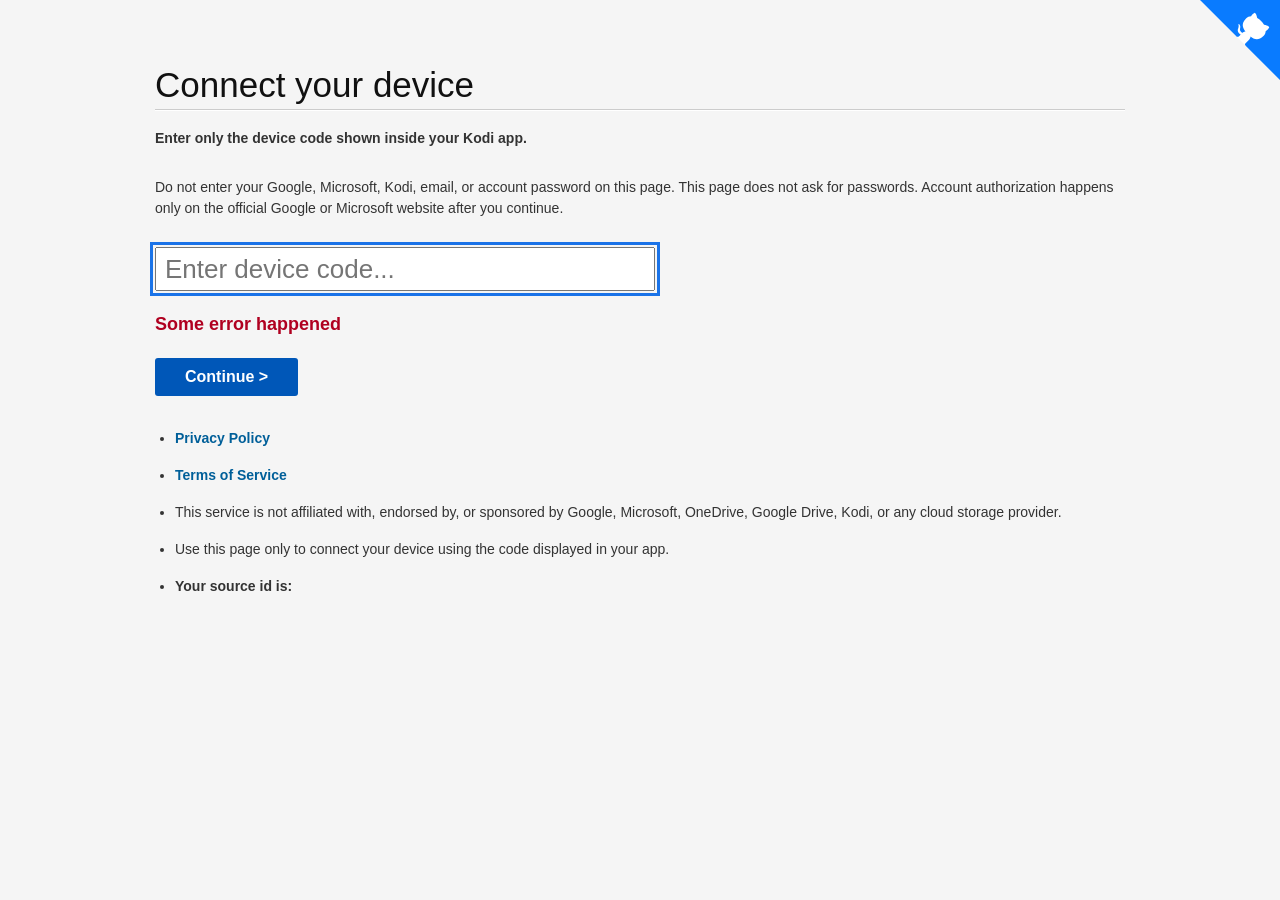
<file: src/main/resources/templates/index.html>
<!DOCTYPE html>
<html lang="en" xmlns:th="http://www.thymeleaf.org">
<head>
	<meta charset="utf-8"/>
	<meta http-equiv="X-UA-Compatible" content="IE=edge,chrome=1"/>
	<meta name="viewport" content="width=device-width, initial-scale=1"/>
	<meta name="description" content="Connect your device securely using the temporary code shown inside your Kodi app."/>

	<meta name="google-site-verification" content="LXJecqW73UwDJ2KkfDMtuKTNM8zejv21CRvNbBbtC_4"/>
	<meta name="google-site-verification" content="702C0vVo01TyBrYImtzMoq3QzCZvt6RZ_caDF7HEL-8"/>

	<title>Connect your device</title>

	<link rel="stylesheet" type="text/css" href="../static/css/core.css" th:href="@{/css/core.css}"/>
</head>
<body>
	<main class="container">
		<h1>Connect your device</h1>

		<p style="font-weight: bold;">
			Enter only the device code shown inside your Kodi app.
		</p>

		<p>
			Do not enter your Google, Microsoft, Kodi, email, or account password on this page.
			This page does not ask for passwords. Account authorization happens only on the official
			Google or Microsoft website after you continue.
		</p>

		<form action="index.html" th:action="@{/authorize}" method="post" autocomplete="off">
			<input
				name="pin"
				class="input-code"
				th:placeholder="#{pin.placeholder}"
				placeholder="Enter device code..."
				autocomplete="one-time-code"
				inputmode="text"
				autofocus
			/>

			<div class="v-spacer"></div>

			<div th:if="${errorMessage}">
				<span class="error" th:text="#{${errorMessage}}">Some error happened</span>
				<div class="v-spacer"></div>
			</div>

			<div>
				<button type="submit" class="nav-button">Continue &gt;</button>
			</div>
		</form>

		<ul class="info-list">
			<li>
				<b>
					<a th:href="@{/privacypolicy}" href="privacypolicy">
						Privacy Policy
					</a>
				</b>
			</li>

			<li>
				<b>
					<a th:href="@{/terms}" href="terms">
						Terms of Service
					</a>
				</b>
			</li>

			<li>
				This service is not affiliated with, endorsed by, or sponsored by Google, Microsoft,
				OneDrive, Google Drive, Kodi, or any cloud storage provider.
			</li>

			<li>
				Use this page only to connect your device using the code displayed in your app.
			</li>

			<li style="font-weight: bold;" th:utext="'Your source id is: ' + ${sourceid}">
				Your source id is:
			</li>
		</ul>
	</main>

	<a href="https://github.com/Animes13/drive-login" class="github-corner" aria-label="View source on Github">
		<svg width="80" height="80" viewBox="0 0 250 250" style="fill:#097BFF; color:#fff; position: absolute; top: 0; border: 0; right: 0;" aria-hidden="true">
			<path d="M0,0 L115,115 L130,115 L142,142 L250,250 L250,0 Z"></path>
			<path d="M128.3,109.0 C113.8,99.7 119.0,89.6 119.0,89.6 C122.0,82.7 120.5,78.6 120.5,78.6 C119.2,72.0 123.4,76.3 123.4,76.3 C127.3,80.9 125.5,87.3 125.5,87.3 C122.9,97.6 130.6,101.9 134.4,103.2" fill="currentColor" style="transform-origin: 130px 106px;" class="octo-arm"></path>
			<path d="M115.0,115.0 C114.9,115.1 118.7,116.5 119.8,115.4 L133.7,101.6 C136.9,99.2 139.9,98.4 142.2,98.6 C133.8,88.0 127.5,74.4 143.8,58.0 C148.5,53.4 154.0,51.2 159.7,51.0 C160.3,49.4 163.2,43.6 171.4,40.1 C171.4,40.1 176.1,42.5 178.8,56.2 C183.1,58.6 187.2,61.8 190.9,65.4 C194.5,69.0 197.7,73.2 200.1,77.6 C213.8,80.2 216.3,84.9 216.3,84.9 C212.7,93.1 206.9,96.0 205.4,96.6 C205.1,102.4 203.0,107.8 198.3,112.5 C181.9,128.9 168.3,122.5 157.7,114.1 C157.9,116.9 156.7,120.9 152.7,124.9 L141.0,136.5 C139.8,137.7 141.6,141.9 141.8,141.8 Z" fill="currentColor" class="octo-body"></path>
		</svg>
	</a>

	<style>
		.info-list {
			margin-top: 32px;
		}

		.info-list li {
			margin-bottom: 16px;
		}

		.github-corner:hover .octo-arm {
			animation: octocat-wave 560ms ease-in-out;
		}

		@keyframes octocat-wave {
			0%, 100% {
				transform: rotate(0);
			}

			20%, 60% {
				transform: rotate(-25deg);
			}

			40%, 80% {
				transform: rotate(10deg);
			}
		}

		@media (max-width: 500px) {
			.github-corner:hover .octo-arm {
				animation: none;
			}

			.github-corner .octo-arm {
				animation: octocat-wave 560ms ease-in-out;
			}
		}
	</style>
</body>
</html>
</file>
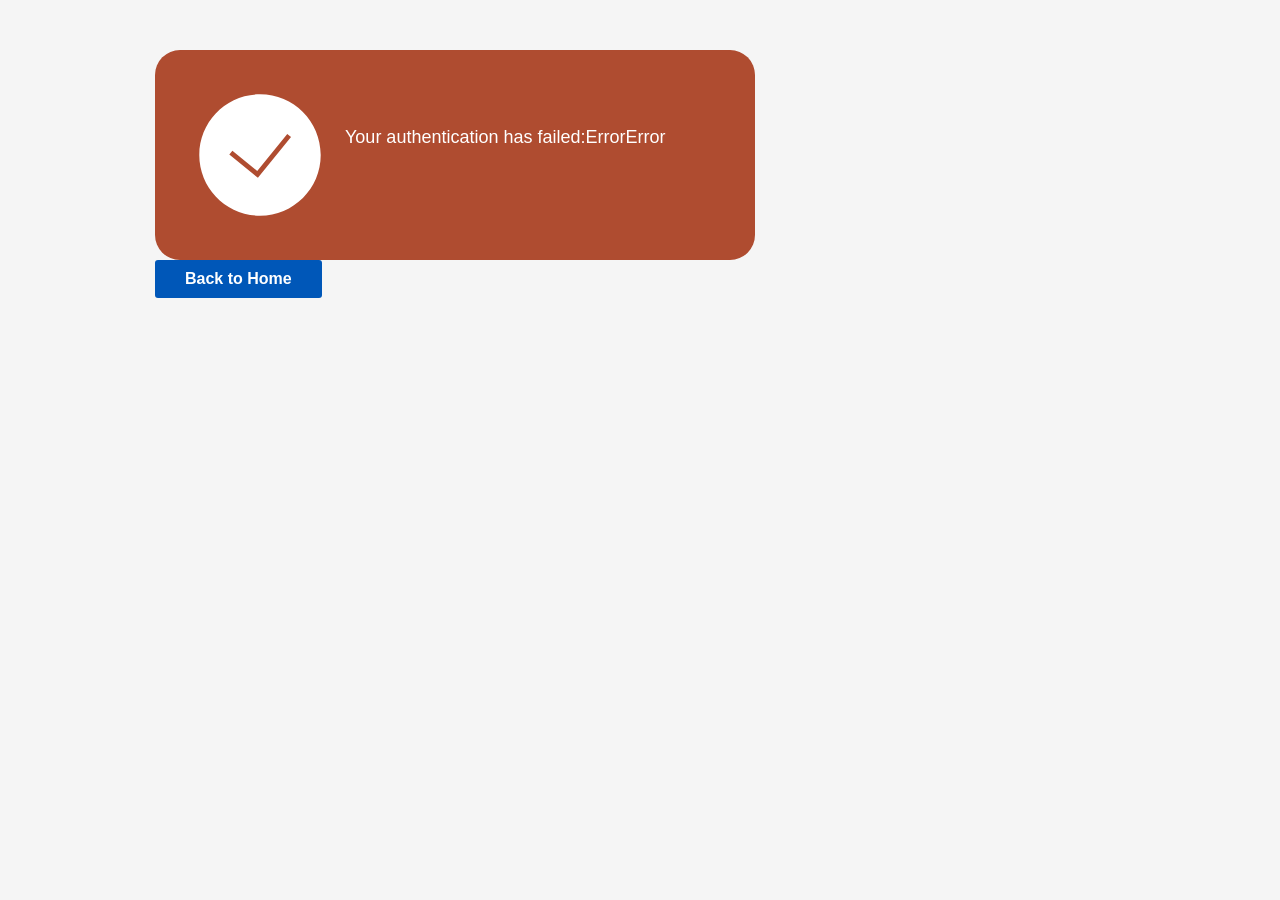
<file: src/main/resources/templates/auth-failure.html>
<!DOCTYPE html>
<html lang="en" xmlns:th="http://www.thymeleaf.org">
<head>
	<meta charset="utf-8"/>
	<meta http-equiv="X-UA-Compatible" content="IE=edge,chrome=1"/>
	<meta name="viewport" content="width=device-width, initial-scale=1"/>
	<meta name="description" content="Authentication failed. Return to the home page and try connecting your device again."/>

	<title th:text="#{title}">Authentication failed</title>

	<link rel="stylesheet" type="text/css" href="../static/css/failure.css" th:href="@{/css/failure.css}"/>
	<link rel="stylesheet" type="text/css" href="../static/css/core.css" th:href="@{/css/core.css}"/>

	<script>
		function replay() {
			const animation = document.getElementById("successAnimation");

			if (!animation) {
				return;
			}

			animation.classList.remove("animated");
			void animation.offsetWidth;
			animation.classList.add("animated");

			setTimeout(replay, 5000);
		}

		window.addEventListener("load", function () {
			setTimeout(replay, 5000);
		});
	</script>
</head>
<body>
	<main class="container">
		<div class="round-corners-green">
			<svg id="successAnimation" class="animated" xmlns="http://www.w3.org/2000/svg" width="170" height="170" viewBox="0 0 70 70" role="img" aria-label="Authentication failed">
				<path id="successAnimationResult" fill="#0000FF" d="M35,60 C21.1928813,60 10,48.8071187 10,35 C10,21.1928813 21.1928813,10 35,10 C48.8071187,10 60,21.1928813 60,35 C60,48.8071187,48.8071187,60 35,60 Z M23.6332378,33.2260427 L22.3667622,34.7739573 L34.1433655,44.40936 L47.776114,27.6305926 L46.223886,26.3694074 L33.8566345,41.59064 L23.6332378,33.2260427 Z"/>
				<circle id="successAnimationCircle" cx="35" cy="35" r="24" stroke="#FF0000" stroke-width="4" stroke-linecap="round" fill="transparent"/>
				<polyline id="successAnimationCheck" stroke="#FFFFFF" stroke-width="4" points="25 25 45 45 35 35 45 25 25 45" fill="transparent"/>
			</svg>

			<p th:text="#{failure.text.1}">Your authentication has failed:</p>

			<p th:text="${errorText}" th:if="${errorText}">Error</p>
			<p th:utext="#{${errorCode}}" th:if="${errorCode}">Error</p>
		</div>

		<div>
			<button
				type="button"
				class="nav-button"
				th:text="'Back to Home'"
				th:onclick="'window.location.href=\'' + @{/} + '\''">
				Back to Home
			</button>
		</div>
	</main>
</body>
</html>
</file>
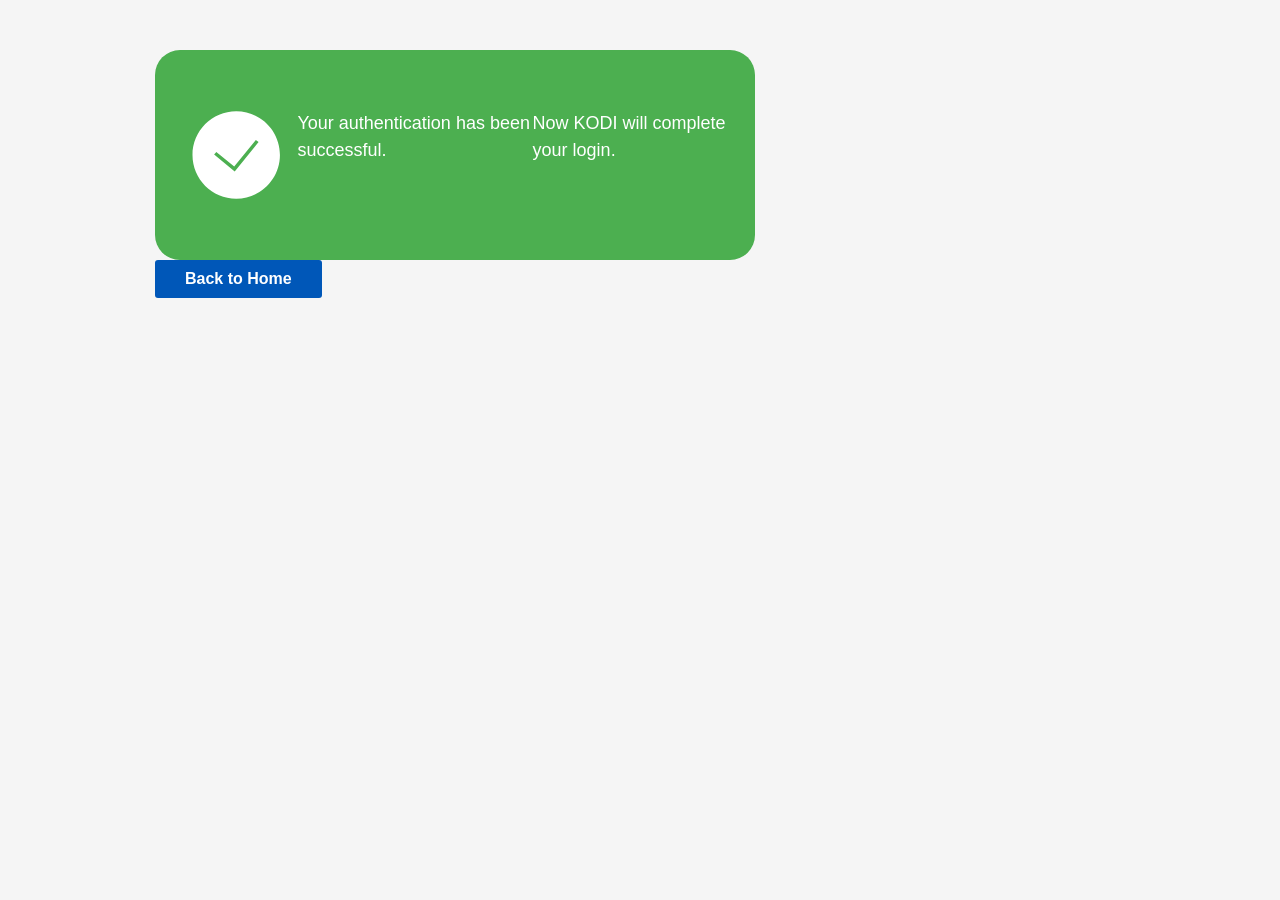
<file: src/main/resources/templates/auth-success.html>
<!DOCTYPE html>
<html lang="en" xmlns:th="http://www.thymeleaf.org">
<head>
	<meta charset="utf-8"/>
	<meta http-equiv="X-UA-Compatible" content="IE=edge,chrome=1"/>
	<meta name="viewport" content="width=device-width, initial-scale=1"/>
	<meta name="description" content="Authentication completed successfully. Return to Kodi to finish your login."/>

	<title th:text="#{title}">Authentication completed</title>

	<link rel="stylesheet" type="text/css" href="../static/css/success.css" th:href="@{/css/success.css}"/>
	<link rel="stylesheet" type="text/css" href="../static/css/core.css" th:href="@{/css/core.css}"/>

	<script>
		function replay() {
			const animation = document.getElementById("successAnimation");

			if (!animation) {
				return;
			}

			animation.classList.remove("animated");
			void animation.offsetWidth;
			animation.classList.add("animated");

			setTimeout(replay, 5000);
		}

		window.addEventListener("load", function () {
			setTimeout(replay, 5000);
		});
	</script>
</head>
<body>
	<main class="container">
		<div class="round-corners-green">
			<svg id="successAnimation" class="animated" xmlns="http://www.w3.org/2000/svg" width="170" height="170" viewBox="0 0 70 70" role="img" aria-label="Authentication successful">
				<path id="successAnimationResult" fill="#0000FF" d="M35,60 C21.1928813,60 10,48.8071187 10,35 C10,21.1928813 21.1928813,10 35,10 C48.8071187,10 60,21.1928813 60,35 C60,48.8071187,48.8071187,60 35,60 Z M23.6332378,33.2260427 L22.3667622,34.7739573 L34.1433655,44.40936 L47.776114,27.6305926 L46.223886,26.3694074 L33.8566345,41.59064 L23.6332378,33.2260427 Z"/>
				<circle id="successAnimationCircle" cx="35" cy="35" r="24" stroke="#FF0000" stroke-width="4" stroke-linecap="round" fill="transparent"/>
				<polyline id="successAnimationCheck" stroke="#979797" stroke-width="4" points="23 34 32 43 47 27" fill="transparent"/>
			</svg>

			<p th:text="#{success.text.1}">Your authentication has been successful.</p>
			<p th:text="#{success.text.2}">Now KODI will complete your login.</p>
		</div>

		<div>
			<button
				type="button"
				class="nav-button"
				th:text="'Back to Home'"
				th:onclick="'window.location.href=\'' + @{/} + '\''">
				Back to Home
			</button>
		</div>
	</main>
</body>
</html>
</file>
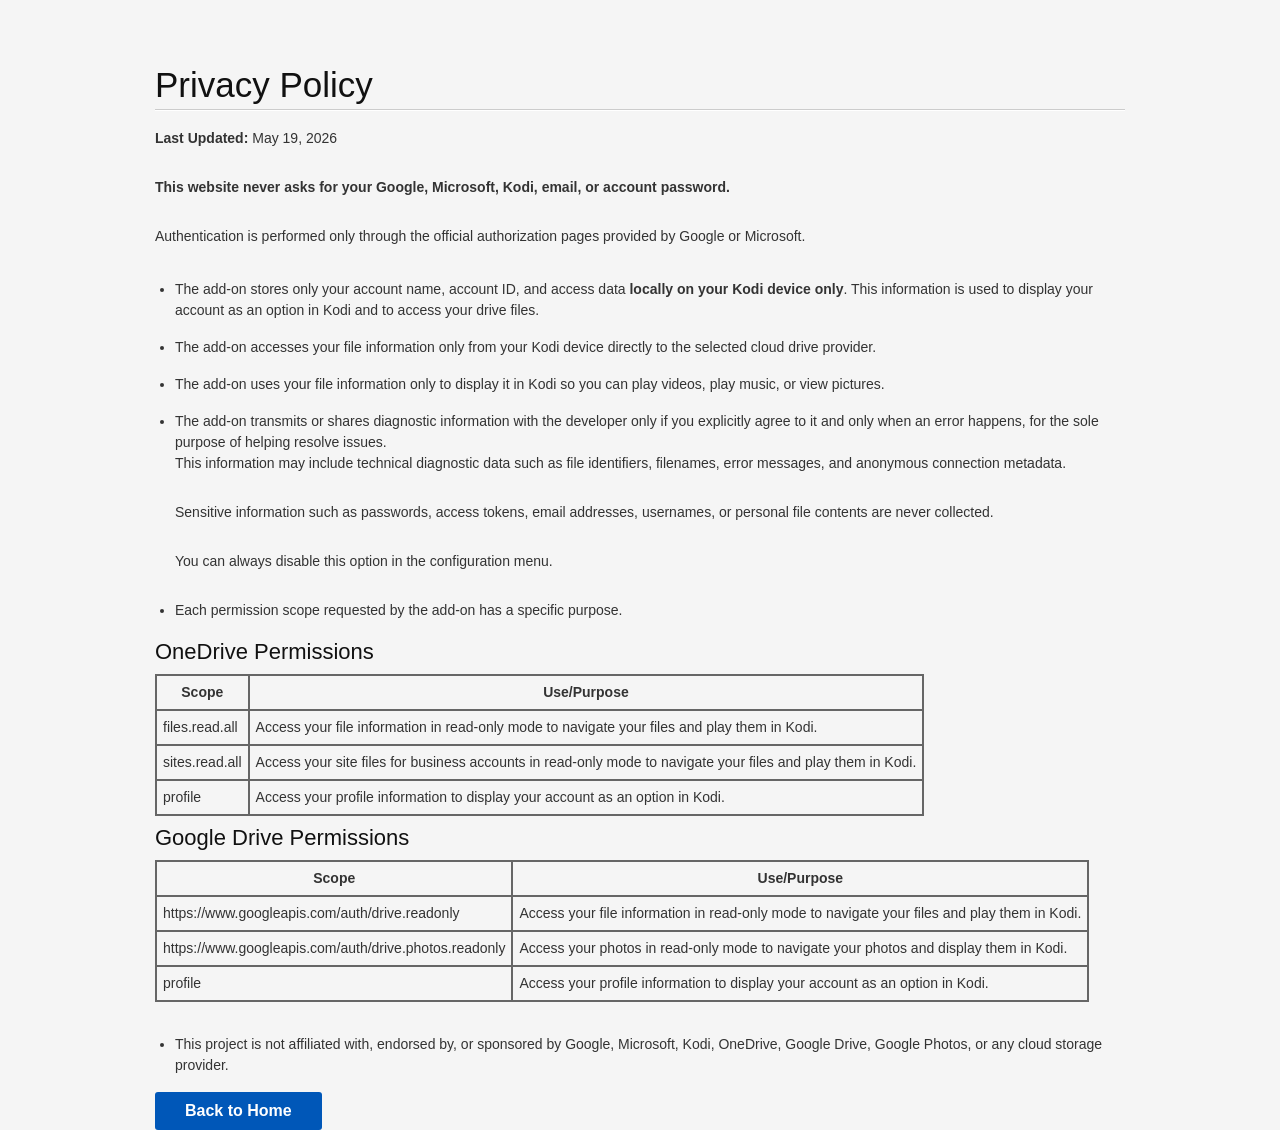
<file: src/main/resources/templates/privacypolicy.html>
<!DOCTYPE html>
<html lang="en" xmlns:th="http://www.thymeleaf.org">
<head>
	<meta charset="utf-8"/>
	<meta http-equiv="X-UA-Compatible" content="IE=edge,chrome=1"/>
	<meta name="viewport" content="width=device-width, initial-scale=1"/>
	<meta name="description" content="Privacy Policy for Syncinator Kodi, explaining how account and file access data are used."/>

	<title th:text="#{privacy.policy}">Privacy Policy</title>

	<link rel="stylesheet" type="text/css" href="../static/css/core.css" th:href="@{/css/core.css}"/>
</head>
<body>
	<main class="container">
		<h1 th:text="#{privacy.policy}">Privacy Policy</h1>

		<p><b>Last Updated:</b> May 19, 2026</p>

		<p style="font-weight: bold;">
			This website never asks for your Google, Microsoft, Kodi, email, or account password.
		</p>

		<p>
			Authentication is performed only through the official authorization pages provided by
			Google or Microsoft.
		</p>

		<ul class="info-list">
			<li>
				The add-on stores only your account name, account ID, and access data
				<b>locally on your Kodi device only</b>.
				This information is used to display your account as an option in Kodi and to access your drive files.
			</li>

			<li>
				The add-on accesses your file information only from your Kodi device directly to the selected cloud drive provider.
			</li>

			<li>
				The add-on uses your file information only to display it in Kodi so you can play videos,
				play music, or view pictures.
			</li>

			<li>
				The add-on transmits or shares diagnostic information with the developer only if you explicitly agree
				to it and only when an error happens, for the sole purpose of helping resolve issues.

				<p>
					This information may include technical diagnostic data such as file identifiers, filenames,
					error messages, and anonymous connection metadata.
				</p>

				<p>
					Sensitive information such as passwords, access tokens, email addresses, usernames,
					or personal file contents are never collected.
				</p>

				<p>
					You can always disable this option in the configuration menu.
				</p>
			</li>

			<li>
				Each permission scope requested by the add-on has a specific purpose.
			</li>
		</ul>

		<h2>OneDrive Permissions</h2>

		<table>
			<tr>
				<th>Scope</th>
				<th>Use/Purpose</th>
			</tr>
			<tr>
				<td>files.read.all</td>
				<td>Access your file information in read-only mode to navigate your files and play them in Kodi.</td>
			</tr>
			<tr>
				<td>sites.read.all</td>
				<td>Access your site files for business accounts in read-only mode to navigate your files and play them in Kodi.</td>
			</tr>
			<tr>
				<td>profile</td>
				<td>Access your profile information to display your account as an option in Kodi.</td>
			</tr>
		</table>

		<h2>Google Drive Permissions</h2>

		<table>
			<tr>
				<th>Scope</th>
				<th>Use/Purpose</th>
			</tr>
			<tr>
				<td>https://www.googleapis.com/auth/drive.readonly</td>
				<td>Access your file information in read-only mode to navigate your files and play them in Kodi.</td>
			</tr>
			<tr>
				<td>https://www.googleapis.com/auth/drive.photos.readonly</td>
				<td>Access your photos in read-only mode to navigate your photos and display them in Kodi.</td>
			</tr>
			<tr>
				<td>profile</td>
				<td>Access your profile information to display your account as an option in Kodi.</td>
			</tr>
		</table>

		<ul class="info-list">
			<li>
				This project is not affiliated with, endorsed by, or sponsored by Google, Microsoft,
				Kodi, OneDrive, Google Drive, Google Photos, or any cloud storage provider.
			</li>
		</ul>

		<div>
			<button
				type="button"
				class="nav-button"
				th:text="'Back to Home'"
				th:onclick="'window.location.href=\'' + @{/} + '\''">
				Back to Home
			</button>
		</div>
	</main>
</body>
</html>
</file>
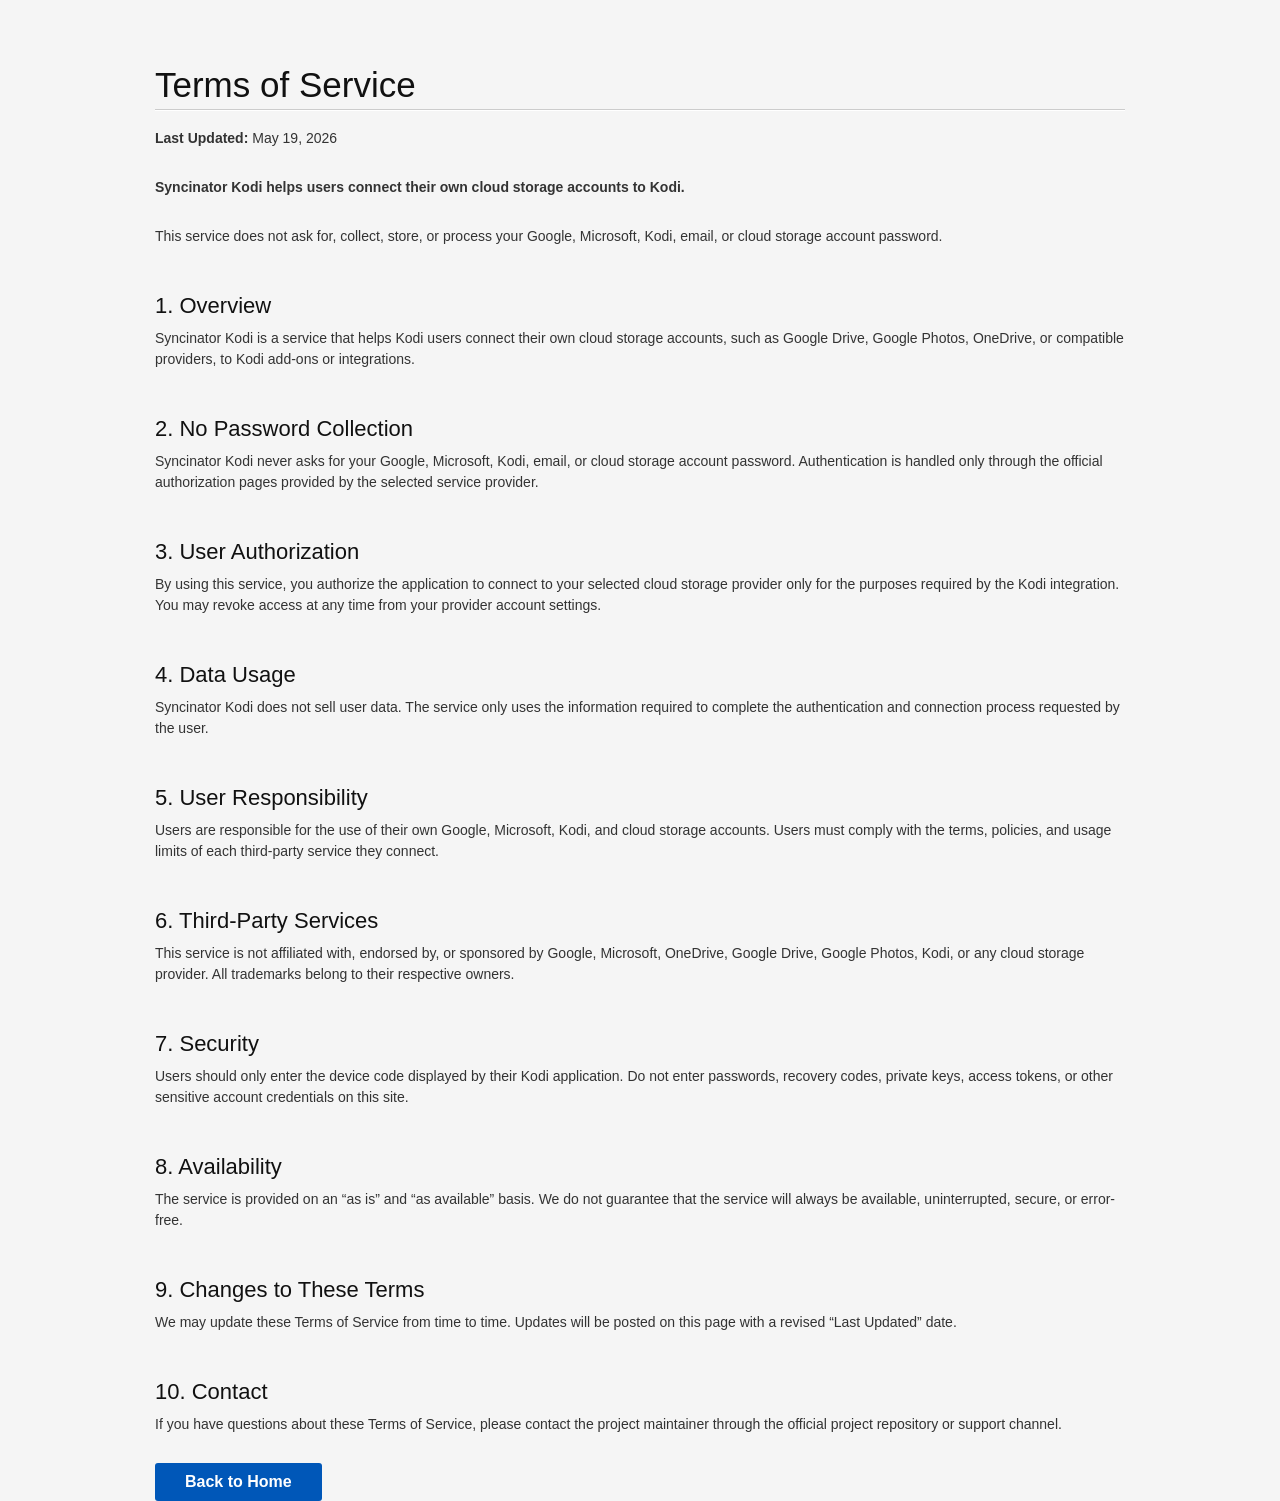
<file: src/main/resources/templates/terms.html>
<!DOCTYPE html>
<html lang="en" xmlns:th="http://www.thymeleaf.org">
<head>
	<meta charset="utf-8"/>
	<meta http-equiv="X-UA-Compatible" content="IE=edge,chrome=1"/>
	<meta name="viewport" content="width=device-width, initial-scale=1"/>
	<meta name="description" content="Terms of Service for Syncinator Kodi, a service that helps users connect cloud storage accounts to Kodi."/>

	<title>Terms of Service - Syncinator Kodi</title>

	<link rel="stylesheet" type="text/css" href="../static/css/core.css" th:href="@{/css/core.css}"/>
</head>
<body>
	<main class="container">
		<h1>Terms of Service</h1>

		<p><b>Last Updated:</b> May 19, 2026</p>

		<p style="font-weight: bold;">
			Syncinator Kodi helps users connect their own cloud storage accounts to Kodi.
		</p>

		<p>
			This service does not ask for, collect, store, or process your Google, Microsoft,
			Kodi, email, or cloud storage account password.
		</p>

		<h2>1. Overview</h2>
		<p>
			Syncinator Kodi is a service that helps Kodi users connect their own cloud storage accounts,
			such as Google Drive, Google Photos, OneDrive, or compatible providers, to Kodi add-ons or integrations.
		</p>

		<h2>2. No Password Collection</h2>
		<p>
			Syncinator Kodi never asks for your Google, Microsoft, Kodi, email, or cloud storage account password.
			Authentication is handled only through the official authorization pages provided by the selected service provider.
		</p>

		<h2>3. User Authorization</h2>
		<p>
			By using this service, you authorize the application to connect to your selected cloud storage provider
			only for the purposes required by the Kodi integration.
			You may revoke access at any time from your provider account settings.
		</p>

		<h2>4. Data Usage</h2>
		<p>
			Syncinator Kodi does not sell user data.
			The service only uses the information required to complete the authentication and connection process requested by the user.
		</p>

		<h2>5. User Responsibility</h2>
		<p>
			Users are responsible for the use of their own Google, Microsoft, Kodi, and cloud storage accounts.
			Users must comply with the terms, policies, and usage limits of each third-party service they connect.
		</p>

		<h2>6. Third-Party Services</h2>
		<p>
			This service is not affiliated with, endorsed by, or sponsored by Google, Microsoft,
			OneDrive, Google Drive, Google Photos, Kodi, or any cloud storage provider.
			All trademarks belong to their respective owners.
		</p>

		<h2>7. Security</h2>
		<p>
			Users should only enter the device code displayed by their Kodi application.
			Do not enter passwords, recovery codes, private keys, access tokens, or other sensitive account credentials on this site.
		</p>

		<h2>8. Availability</h2>
		<p>
			The service is provided on an “as is” and “as available” basis.
			We do not guarantee that the service will always be available, uninterrupted, secure, or error-free.
		</p>

		<h2>9. Changes to These Terms</h2>
		<p>
			We may update these Terms of Service from time to time.
			Updates will be posted on this page with a revised “Last Updated” date.
		</p>

		<h2>10. Contact</h2>
		<p>
			If you have questions about these Terms of Service, please contact the project maintainer
			through the official project repository or support channel.
		</p>

		<div>
			<button
				type="button"
				class="nav-button"
				th:text="'Back to Home'"
				th:onclick="'window.location.href=\'' + @{/} + '\''">
				Back to Home
			</button>
		</div>
	</main>
</body>
</html>
</file>
